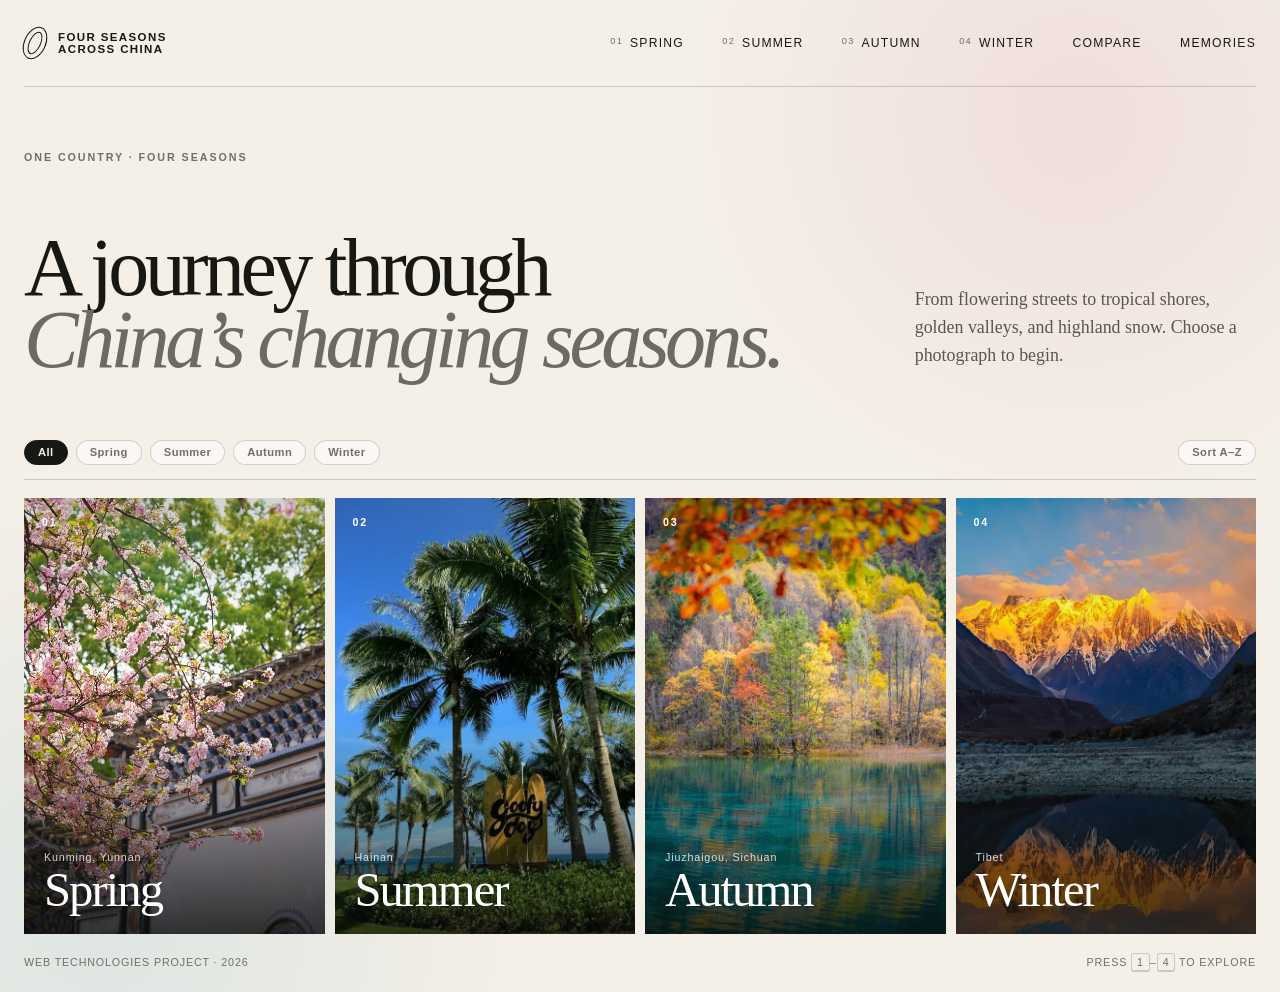
<file: docs/index.html>
<!doctype html>
<html lang="en">
<head>
  <meta charset="utf-8">
  <meta name="viewport" content="width=device-width, initial-scale=1">
  <meta name="theme-color" content="#171814">
  <meta name="description" content="Explore spring in Kunming, summer in Hainan, autumn in Jiuzhaigou, and winter in Tibet.">
  <title>Four Seasons Across China</title>
  <link rel="icon" href="data:image/svg+xml,<svg xmlns=%22http://www.w3.org/2000/svg%22 viewBox=%220 0 100 100%22><circle cx=%2250%22 cy=%2250%22 r=%2246%22 fill=%22%23171814%22/><path d=%22M50 16c11 11 16 21 16 34S61 84 50 84 34 63 34 50s5-23 16-34Z%22 fill=%22%23f4efe7%22/></svg>">
  <link rel="stylesheet" href="static/css/style.css">
  <script>document.documentElement.classList.add("js");</script>
</head>
<body class="home-page">
  <header class="site-header" data-reveal>
    <a class="wordmark" href="./" aria-label="Four Seasons Across China home">
      <span class="wordmark-mark" aria-hidden="true"></span>
      <span>Four Seasons<br>Across China</span>
    </a>

    <nav class="mini-nav" aria-label="Seasons">
      <a href="spring/"><span>01</span>Spring</a>
<a href="summer/"><span>02</span>Summer</a>
<a href="autumn/"><span>03</span>Autumn</a>
<a href="winter/"><span>04</span>Winter</a>
<a class="mini-nav-compare" href="compare/">Compare</a>
<a class="mini-nav-compare" href="memories/">Memories</a>
    </nav>
  </header>

  <main class="home-main">
    <section class="home-intro" aria-labelledby="page-title">
      <p class="eyebrow" data-reveal>One country · four seasons</p>
      <h1 id="page-title" data-reveal>
        A journey through
        <em>China’s changing seasons.</em>
      </h1>
      <p class="intro-copy" data-reveal>
        From flowering streets to tropical shores, golden valleys, and highland snow.
        Choose a photograph to begin.
      </p>
    </section>

    <div class="season-controls" data-season-controls aria-label="Filter and sort seasons">
      <div class="filter-buttons">
        <button class="filter-button is-active" type="button" data-filter="all" aria-pressed="true">All</button>
        <button class="filter-button" type="button" data-filter="spring" aria-pressed="false">Spring</button>
        <button class="filter-button" type="button" data-filter="summer" aria-pressed="false">Summer</button>
        <button class="filter-button" type="button" data-filter="autumn" aria-pressed="false">Autumn</button>
        <button class="filter-button" type="button" data-filter="winter" aria-pressed="false">Winter</button>
      </div>
      <button class="sort-button" type="button" data-sort-toggle aria-pressed="false">Sort A–Z</button>
    </div>

    <section class="season-grid" data-season-grid aria-label="Choose a season">
      
            <a class="season-card"
               href="spring/"
               style="--accent: #d76e8d; --wash: #f6e6eb;"
               data-season-card
               data-season="spring"
               data-name="Spring"
               data-location="Kunming, Yunnan"
               data-page-transition
               aria-label="Explore Spring in Kunming, Yunnan">
              <span class="card-image-wrap">
                <picture><source type="image/webp" srcset="static/images/spring-kunming.webp 1800w, static/images/spring-kunming-small.webp 900w" sizes="(max-width: 760px) 100vw, 25vw"><img src="static/images/spring-kunming.jpg" alt="Pink cherry blossoms framing a traditional building in Kunming" loading="eager"></picture>
              </span>
              <span class="card-wash" aria-hidden="true"></span>
              <span class="card-number">01</span>
              <span class="card-copy">
                <span class="card-location">Kunming, Yunnan</span>
                <span class="card-title">Spring</span>
              </span>
              <span class="card-arrow" aria-hidden="true">↗</span>
            </a>
            

            <a class="season-card"
               href="summer/"
               style="--accent: #138eb9; --wash: #dff3f7;"
               data-season-card
               data-season="summer"
               data-name="Summer"
               data-location="Hainan"
               data-page-transition
               aria-label="Explore Summer in Hainan">
              <span class="card-image-wrap">
                <picture><source type="image/webp" srcset="static/images/summer-hainan.webp 1800w, static/images/summer-hainan-small.webp 900w" sizes="(max-width: 760px) 100vw, 25vw"><img src="static/images/summer-hainan.webp" alt="Tall palm trees and a bright blue sky beside the coast in Hainan" loading="eager"></picture>
              </span>
              <span class="card-wash" aria-hidden="true"></span>
              <span class="card-number">02</span>
              <span class="card-copy">
                <span class="card-location">Hainan</span>
                <span class="card-title">Summer</span>
              </span>
              <span class="card-arrow" aria-hidden="true">↗</span>
            </a>
            

            <a class="season-card"
               href="autumn/"
               style="--accent: #c86b2c; --wash: #f7e9d7;"
               data-season-card
               data-season="autumn"
               data-name="Autumn"
               data-location="Jiuzhaigou, Sichuan"
               data-page-transition
               aria-label="Explore Autumn in Jiuzhaigou, Sichuan">
              <span class="card-image-wrap">
                <picture><source type="image/webp" srcset="static/images/autumn-jiuzhaigou.webp 1800w, static/images/autumn-jiuzhaigou-small.webp 900w" sizes="(max-width: 760px) 100vw, 25vw"><img src="static/images/autumn-jiuzhaigou.png" alt="Golden autumn trees reflected in a clear turquoise lake in Jiuzhaigou" loading="lazy"></picture>
              </span>
              <span class="card-wash" aria-hidden="true"></span>
              <span class="card-number">03</span>
              <span class="card-copy">
                <span class="card-location">Jiuzhaigou, Sichuan</span>
                <span class="card-title">Autumn</span>
              </span>
              <span class="card-arrow" aria-hidden="true">↗</span>
            </a>
            

            <a class="season-card"
               href="winter/"
               style="--accent: #578aab; --wash: #e3edf2;"
               data-season-card
               data-season="winter"
               data-name="Winter"
               data-location="Tibet"
               data-page-transition
               aria-label="Explore Winter in Tibet">
              <span class="card-image-wrap">
                <picture><source type="image/webp" srcset="static/images/winter-tibet.webp 1800w, static/images/winter-tibet-small.webp 900w" sizes="(max-width: 760px) 100vw, 25vw"><img src="static/images/winter-tibet.png" alt="Golden morning light on a snow-covered mountain reflected in still water" loading="lazy"></picture>
              </span>
              <span class="card-wash" aria-hidden="true"></span>
              <span class="card-number">04</span>
              <span class="card-copy">
                <span class="card-location">Tibet</span>
                <span class="card-title">Winter</span>
              </span>
              <span class="card-arrow" aria-hidden="true">↗</span>
            </a>
            
    </section>

    <footer class="home-footer" data-reveal>
      <span>Web Technologies Project · 2026</span>
      <span class="key-hint">Press <kbd>1</kbd>–<kbd>4</kbd> to explore</span>
    </footer>
  </main>

  <script src="static/js/main.js" defer></script>
</body>
</html>
</file>
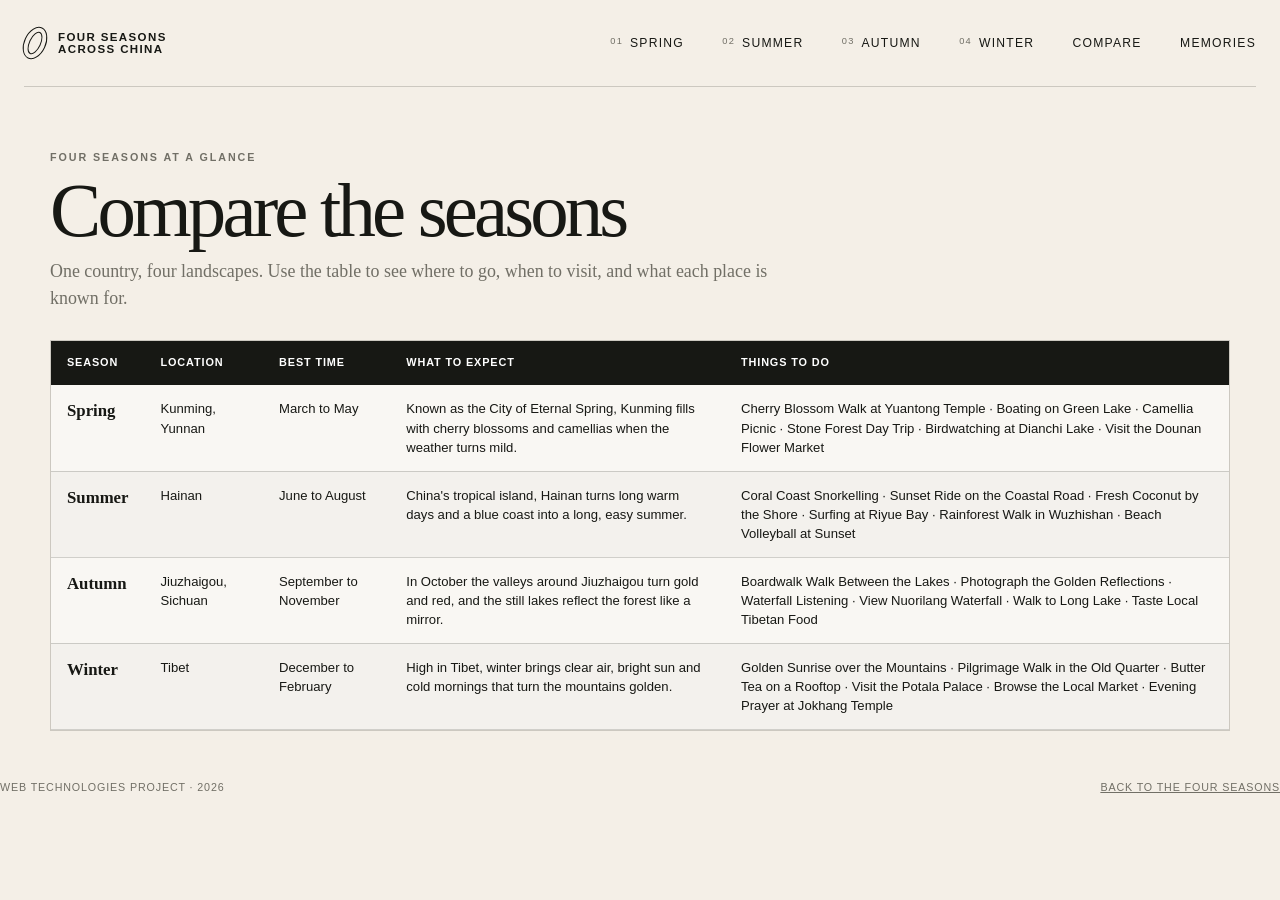
<file: docs/compare/index.html>
<!doctype html>
<html lang="en">
<head>
  <meta charset="utf-8">
  <meta name="viewport" content="width=device-width, initial-scale=1">
  <meta name="theme-color" content="#171814">
  <meta name="description" content="Compare spring, summer, autumn and winter across China.">
  <title>Compare the Seasons | Four Seasons Across China</title>
  <link rel="icon" href="data:image/svg+xml,<svg xmlns=%22http://www.w3.org/2000/svg%22 viewBox=%220 0 100 100%22><circle cx=%2250%22 cy=%2250%22 r=%2246%22 fill=%22%23171814%22/><path d=%22M50 16c11 11 16 21 16 34S61 84 50 84 34 63 34 50s5-23 16-34Z%22 fill=%22%23f4efe7%22/></svg>">
  <link rel="stylesheet" href="../static/css/style.css">
  <script>document.documentElement.classList.add("js");</script>
</head>
<body class="compare-page">
  <header class="site-header" data-reveal>
    <a class="wordmark" href="../" aria-label="Four Seasons Across China home">
      <span class="wordmark-mark" aria-hidden="true"></span>
      <span>Four Seasons<br>Across China</span>
    </a>
    <nav class="mini-nav" aria-label="Seasons">
      <a href="../spring/"><span>01</span>Spring</a>
<a href="../summer/"><span>02</span>Summer</a>
<a href="../autumn/"><span>03</span>Autumn</a>
<a href="../winter/"><span>04</span>Winter</a>
<a class="mini-nav-compare" href="./">Compare</a>
<a class="mini-nav-compare" href="../memories/">Memories</a>
    </nav>
  </header>

  <main class="compare-main">
    <p class="eyebrow" data-reveal>Four seasons at a glance</p>
    <h1 data-reveal>Compare the seasons</h1>
    <p class="compare-intro" data-reveal>
      One country, four landscapes. Use the table to see where to go, when to
      visit, and what each place is known for.
    </p>
    <div class="compare-scroll"><table class="compare-table"><thead><tr><th>Season</th><th>Location</th><th>Best time</th><th>What to expect</th><th>Things to do</th></tr></thead><tbody><tr><th scope="row">Spring</th><td>Kunming, Yunnan</td><td>March to May</td><td>Known as the City of Eternal Spring, Kunming fills with cherry blossoms and camellias when the weather turns mild.</td><td>Cherry Blossom Walk at Yuantong Temple · Boating on Green Lake · Camellia Picnic · Stone Forest Day Trip · Birdwatching at Dianchi Lake · Visit the Dounan Flower Market</td></tr><tr><th scope="row">Summer</th><td>Hainan</td><td>June to August</td><td>China&#x27;s tropical island, Hainan turns long warm days and a blue coast into a long, easy summer.</td><td>Coral Coast Snorkelling · Sunset Ride on the Coastal Road · Fresh Coconut by the Shore · Surfing at Riyue Bay · Rainforest Walk in Wuzhishan · Beach Volleyball at Sunset</td></tr><tr><th scope="row">Autumn</th><td>Jiuzhaigou, Sichuan</td><td>September to November</td><td>In October the valleys around Jiuzhaigou turn gold and red, and the still lakes reflect the forest like a mirror.</td><td>Boardwalk Walk Between the Lakes · Photograph the Golden Reflections · Waterfall Listening · View Nuorilang Waterfall · Walk to Long Lake · Taste Local Tibetan Food</td></tr><tr><th scope="row">Winter</th><td>Tibet</td><td>December to February</td><td>High in Tibet, winter brings clear air, bright sun and cold mornings that turn the mountains golden.</td><td>Golden Sunrise over the Mountains · Pilgrimage Walk in the Old Quarter · Butter Tea on a Rooftop · Visit the Potala Palace · Browse the Local Market · Evening Prayer at Jokhang Temple</td></tr></tbody></table></div>
  </main>

  <footer class="home-footer" data-reveal>
    <span>Web Technologies Project · 2026</span>
    <span><a href="../">Back to the four seasons</a></span>
  </footer>

  <script src="../static/js/main.js" defer></script>
</body>
</html>
</file>
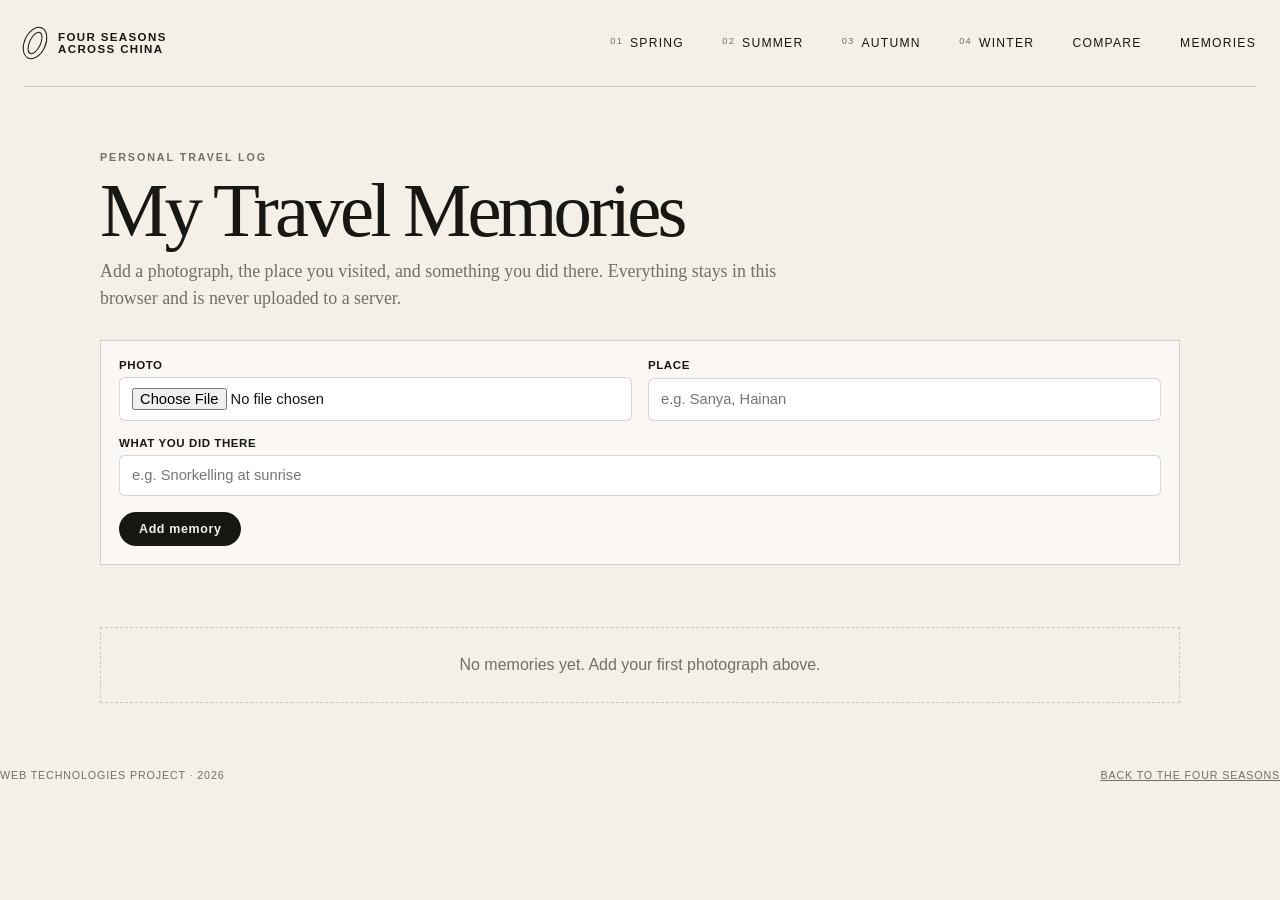
<file: docs/memories/index.html>
<!doctype html>
<html lang="en">
<head>
  <meta charset="utf-8">
  <meta name="viewport" content="width=device-width, initial-scale=1">
  <meta name="theme-color" content="#171814">
  <meta name="description" content="Save your own travel photographs and activities in this browser.">
  <title>My Travel Memories | Four Seasons Across China</title>
  <link rel="icon" href="data:image/svg+xml,<svg xmlns=%22http://www.w3.org/2000/svg%22 viewBox=%220 0 100 100%22><circle cx=%2250%22 cy=%2250%22 r=%2246%22 fill=%22%23171814%22/><path d=%22M50 16c11 11 16 21 16 34S61 84 50 84 34 63 34 50s5-23 16-34Z%22 fill=%22%23f4efe7%22/></svg>">
  <link rel="stylesheet" href="../static/css/style.css">
  <script>document.documentElement.classList.add("js");</script>
</head>
<body class="memories-page">
  <header class="site-header" data-reveal>
    <a class="wordmark" href="../" aria-label="Four Seasons Across China home">
      <span class="wordmark-mark" aria-hidden="true"></span>
      <span>Four Seasons<br>Across China</span>
    </a>
    <nav class="mini-nav" aria-label="Seasons">
      <a href="../spring/"><span>01</span>Spring</a>
<a href="../summer/"><span>02</span>Summer</a>
<a href="../autumn/"><span>03</span>Autumn</a>
<a href="../winter/"><span>04</span>Winter</a>
<a class="mini-nav-compare" href="../compare/">Compare</a>
<a class="mini-nav-compare" href="./">Memories</a>
    </nav>
  </header>

  <main class="memories-main">
    <p class="eyebrow" data-reveal>Personal travel log</p>
    <h1 data-reveal>My Travel Memories</h1>
    <p class="memories-intro" data-reveal>
      Add a photograph, the place you visited, and something you did there.
      Everything stays in this browser and is never uploaded to a server.
    </p>

    <form class="memory-form" id="memory-form" data-reveal novalidate>
      <label class="memory-field">
        <span>Photo</span>
        <input type="file" id="memory-image" accept="image/*" required>
      </label>
      <label class="memory-field">
        <span>Place</span>
        <input type="text" id="memory-place" maxlength="60" placeholder="e.g. Sanya, Hainan" required>
      </label>
      <label class="memory-field memory-field-wide">
        <span>What you did there</span>
        <input type="text" id="memory-activity" maxlength="120" placeholder="e.g. Snorkelling at sunrise" required>
      </label>
      <button class="memory-submit" type="submit">Add memory</button>
    </form>

    <p class="memory-status" id="memory-status" role="status"></p>

    <section class="memory-grid" id="memory-grid" aria-live="polite"></section>
  </main>

  <footer class="home-footer" data-reveal>
    <span>Web Technologies Project · 2026</span>
    <span><a href="../">Back to the four seasons</a></span>
  </footer>

  <script src="../static/js/memories.js" defer></script>
</body>
</html>
</file>
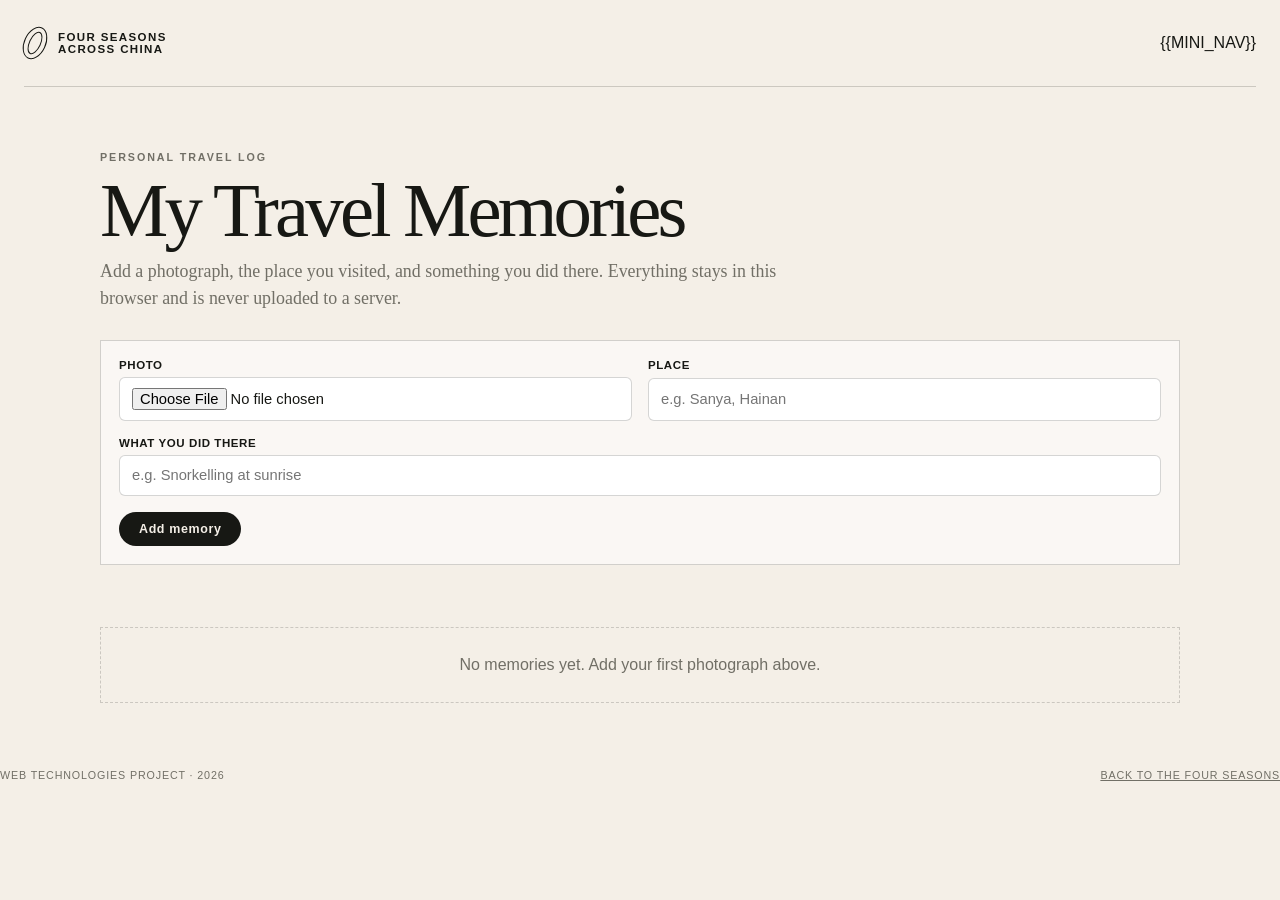
<file: templates/memories.html>
<!doctype html>
<html lang="en">
<head>
  <meta charset="utf-8">
  <meta name="viewport" content="width=device-width, initial-scale=1">
  <meta name="theme-color" content="#171814">
  <meta name="description" content="Save your own travel photographs and activities in this browser.">
  <title>My Travel Memories | Four Seasons Across China</title>
  <link rel="icon" href="data:image/svg+xml,<svg xmlns=%22http://www.w3.org/2000/svg%22 viewBox=%220 0 100 100%22><circle cx=%2250%22 cy=%2250%22 r=%2246%22 fill=%22%23171814%22/><path d=%22M50 16c11 11 16 21 16 34S61 84 50 84 34 63 34 50s5-23 16-34Z%22 fill=%22%23f4efe7%22/></svg>">
  <link rel="stylesheet" href="/static/css/style.css">
  <script>document.documentElement.classList.add("js");</script>
</head>
<body class="memories-page">
  <header class="site-header" data-reveal>
    <a class="wordmark" href="/" aria-label="Four Seasons Across China home">
      <span class="wordmark-mark" aria-hidden="true"></span>
      <span>Four Seasons<br>Across China</span>
    </a>
    <nav class="mini-nav" aria-label="Seasons">
      {{MINI_NAV}}
    </nav>
  </header>

  <main class="memories-main">
    <p class="eyebrow" data-reveal>Personal travel log</p>
    <h1 data-reveal>My Travel Memories</h1>
    <p class="memories-intro" data-reveal>
      Add a photograph, the place you visited, and something you did there.
      Everything stays in this browser and is never uploaded to a server.
    </p>

    <form class="memory-form" id="memory-form" data-reveal novalidate>
      <label class="memory-field">
        <span>Photo</span>
        <input type="file" id="memory-image" accept="image/*" required>
      </label>
      <label class="memory-field">
        <span>Place</span>
        <input type="text" id="memory-place" maxlength="60" placeholder="e.g. Sanya, Hainan" required>
      </label>
      <label class="memory-field memory-field-wide">
        <span>What you did there</span>
        <input type="text" id="memory-activity" maxlength="120" placeholder="e.g. Snorkelling at sunrise" required>
      </label>
      <button class="memory-submit" type="submit">Add memory</button>
    </form>

    <p class="memory-status" id="memory-status" role="status"></p>

    <section class="memory-grid" id="memory-grid" aria-live="polite"></section>
  </main>

  <footer class="home-footer" data-reveal>
    <span>Web Technologies Project · 2026</span>
    <span><a href="/">Back to the four seasons</a></span>
  </footer>

  <script src="/static/js/memories.js" defer></script>
</body>
</html>
</file>
<file: docs/static/css/style.css>
:root {
  --ink: #171814;
  --paper: #f4efe7;
  --paper-deep: #e9e0d3;
  --muted: #716f66;
  --line: rgba(23, 24, 20, 0.18);
  --serif: "Bodoni 72", "Bodoni MT", Didot, "Times New Roman", serif;
  --sans: "Avenir Next", Avenir, "Century Gothic", "Trebuchet MS", sans-serif;
  --ease: cubic-bezier(0.22, 1, 0.36, 1);
}

*,
*::before,
*::after {
  box-sizing: border-box;
}

html {
  color-scheme: light;
  scroll-behavior: smooth;
}

body {
  margin: 0;
  overflow-x: hidden;
  background: var(--paper);
  color: var(--ink);
  font-family: var(--sans);
  -webkit-font-smoothing: antialiased;
}

a {
  color: inherit;
}

img {
  display: block;
  max-width: 100%;
}

button,
a {
  -webkit-tap-highlight-color: transparent;
}

:focus-visible {
  outline: 2px solid currentColor;
  outline-offset: 5px;
}

.sr-only {
  position: absolute;
  width: 1px;
  height: 1px;
  padding: 0;
  margin: -1px;
  overflow: hidden;
  clip: rect(0, 0, 0, 0);
  white-space: nowrap;
  border: 0;
}

.home-page {
  min-height: 100svh;
  background:
    radial-gradient(circle at 84% 12%, rgba(215, 110, 141, 0.13), transparent 24rem),
    radial-gradient(circle at 8% 92%, rgba(19, 142, 185, 0.1), transparent 26rem),
    var(--paper);
}

.site-header,
.home-main {
  width: min(100% - 48px, 1480px);
  margin-inline: auto;
}

.site-header {
  display: flex;
  align-items: center;
  justify-content: space-between;
  gap: 32px;
  padding-block: 26px;
  border-bottom: 1px solid var(--line);
}

.wordmark {
  display: inline-flex;
  align-items: center;
  gap: 12px;
  text-decoration: none;
  font-size: 0.72rem;
  font-weight: 700;
  line-height: 1.05;
  letter-spacing: 0.12em;
  text-transform: uppercase;
}

.wordmark-mark {
  width: 22px;
  height: 34px;
  border: 1px solid currentColor;
  border-radius: 50%;
  transform: rotate(25deg);
  position: relative;
}

.wordmark-mark::after {
  content: "";
  position: absolute;
  inset: 4px;
  border: 1px solid currentColor;
  border-radius: inherit;
}

.mini-nav {
  display: flex;
  align-items: center;
  gap: clamp(18px, 3vw, 44px);
}

.mini-nav a {
  display: flex;
  gap: 7px;
  padding: 6px 0;
  text-decoration: none;
  font-size: 0.76rem;
  text-transform: uppercase;
  letter-spacing: 0.1em;
}

.mini-nav a span {
  color: var(--muted);
  font-size: 0.58rem;
}

.mini-nav a:hover {
  text-decoration: underline;
  text-underline-offset: 5px;
}

.home-main {
  padding-block: clamp(34px, 5vw, 76px) 24px;
}

.home-intro {
  display: grid;
  grid-template-columns: minmax(0, 1.55fr) minmax(260px, 0.65fr);
  gap: clamp(24px, 6vw, 100px);
  align-items: end;
  margin-bottom: clamp(32px, 5vw, 64px);
}

.eyebrow {
  margin: 0 0 12px;
  color: var(--muted);
  font-size: 0.67rem;
  font-weight: 700;
  letter-spacing: 0.18em;
  text-transform: uppercase;
}

.home-intro .eyebrow {
  grid-column: 1 / -1;
  margin-bottom: -8px;
}

.home-intro h1 {
  margin: 0;
  font-family: var(--serif);
  font-size: clamp(3rem, 6.4vw, 7rem);
  font-weight: 400;
  letter-spacing: -0.055em;
  line-height: 0.88;
}

.home-intro h1 em {
  display: block;
  color: #6e6a61;
  font-weight: 400;
}

.intro-copy {
  max-width: 28rem;
  margin: 0 0 0.4rem;
  color: #58574f;
  font-family: var(--serif);
  font-size: clamp(1.05rem, 1.4vw, 1.34rem);
  line-height: 1.55;
}

.season-controls {
  display: flex;
  align-items: center;
  justify-content: space-between;
  gap: 16px;
  margin-bottom: 18px;
  padding-bottom: 14px;
  border-bottom: 1px solid var(--line);
}

.filter-buttons {
  display: flex;
  flex-wrap: wrap;
  gap: 8px;
}

.filter-button,
.sort-button {
  border: 1px solid var(--line);
  border-radius: 99px;
  padding: 6px 13px;
  color: var(--muted);
  background: rgba(255, 255, 255, 0.55);
  font: 700 0.7rem/1 var(--sans);
  letter-spacing: 0.04em;
  cursor: pointer;
  transition:
    color 180ms ease,
    border-color 180ms ease,
    background-color 180ms ease;
}

.filter-button:hover,
.sort-button:hover,
.filter-button.is-active {
  border-color: var(--ink);
  color: var(--ink);
}

.filter-button.is-active {
  background: var(--ink);
  color: var(--paper);
}

.season-card.is-hidden {
  display: none;
}

.season-grid {
  display: grid;
  grid-template-columns: repeat(4, minmax(0, 1fr));
  gap: 10px;
}

.season-card {
  --mx: 50%;
  --my: 45%;
  position: relative;
  display: block;
  min-width: 0;
  overflow: hidden;
  aspect-ratio: 0.69;
  isolation: isolate;
  color: #fff;
  text-decoration: none;
  background: #272822;
}

.season-card::after {
  content: "";
  position: absolute;
  z-index: 2;
  inset: 0;
  pointer-events: none;
  background: radial-gradient(
    circle 190px at var(--mx) var(--my),
    rgba(255, 255, 255, 0.18),
    transparent 70%
  );
  opacity: 0;
  transition: opacity 350ms ease;
}

.season-card:hover::after,
.season-card:focus-visible::after {
  opacity: 1;
}

.card-image-wrap,
.card-image-wrap img,
.card-wash {
  position: absolute;
  inset: 0;
  width: 100%;
  height: 100%;
}

.card-image-wrap img {
  object-fit: cover;
  transition:
    transform 900ms var(--ease),
    filter 900ms var(--ease);
}

.card-wash {
  z-index: 1;
  background:
    linear-gradient(to top, rgba(7, 8, 6, 0.76), transparent 50%),
    linear-gradient(to bottom, rgba(7, 8, 6, 0.18), transparent 30%);
}

.card-number {
  position: absolute;
  z-index: 3;
  top: 18px;
  left: 18px;
  font-size: 0.67rem;
  font-weight: 700;
  letter-spacing: 0.16em;
}

.card-copy {
  position: absolute;
  z-index: 3;
  right: 20px;
  bottom: 20px;
  left: 20px;
  display: flex;
  flex-direction: column;
  gap: 4px;
}

.card-location {
  font-size: 0.67rem;
  letter-spacing: 0.08em;
  opacity: 0.82;
}

.card-title {
  font-family: var(--serif);
  font-size: clamp(2rem, 3.8vw, 4rem);
  line-height: 0.95;
  letter-spacing: -0.04em;
}

.card-arrow {
  position: absolute;
  z-index: 4;
  top: 14px;
  right: 16px;
  display: grid;
  width: 36px;
  height: 36px;
  place-items: center;
  border: 1px solid rgba(255, 255, 255, 0.5);
  border-radius: 50%;
  opacity: 0;
  transform: translateY(8px);
  transition:
    opacity 300ms ease,
    transform 300ms var(--ease),
    background-color 300ms ease,
    color 300ms ease;
}

.season-card:hover img,
.season-card:focus-visible img {
  transform: scale(1.045);
  filter: saturate(1.08);
}

.season-card:hover .card-arrow,
.season-card:focus-visible .card-arrow {
  opacity: 1;
  transform: translateY(0);
  background: var(--paper);
  color: var(--ink);
}

.home-footer {
  display: flex;
  align-items: center;
  justify-content: space-between;
  gap: 24px;
  padding-top: 22px;
  color: var(--muted);
  font-size: 0.67rem;
  letter-spacing: 0.08em;
  text-transform: uppercase;
}

kbd {
  min-width: 1.6em;
  padding: 2px 5px;
  border: 1px solid var(--line);
  border-bottom-width: 2px;
  border-radius: 3px;
  font: inherit;
  text-align: center;
}

/* Character pages */
.season-page {
  min-height: 100svh;
  background: var(--wash, var(--paper));
}

.season-view {
  position: relative;
  min-height: 100svh;
  padding: 0 clamp(20px, 3.6vw, 56px) clamp(18px, 2.5vw, 34px);
  background:
    radial-gradient(circle at 76% 14%, color-mix(in srgb, var(--accent) 16%, transparent), transparent 28rem),
    var(--wash);
}

.season-header {
  display: flex;
  min-height: 76px;
  align-items: center;
  justify-content: space-between;
  gap: 24px;
  border-bottom: 1px solid var(--line);
}

.back-link {
  display: inline-flex;
  align-items: center;
  gap: 9px;
  font-size: 0.72rem;
  font-weight: 700;
  letter-spacing: 0.09em;
  text-decoration: none;
  text-transform: uppercase;
}

.back-link:hover {
  text-decoration: underline;
  text-underline-offset: 5px;
}

.season-location {
  margin: 0;
  color: var(--muted);
  font-size: 0.72rem;
  letter-spacing: 0.08em;
}

.season-layout {
  display: grid;
  grid-template-columns: minmax(0, 1.15fr) minmax(330px, 0.85fr);
  min-height: calc(100svh - 128px);
  gap: clamp(28px, 5vw, 88px);
  align-items: stretch;
  padding-top: 24px;
}

.season-visual {
  position: relative;
  min-height: 560px;
  margin: 0;
  overflow: hidden;
  background: #d8d6cf;
  cursor: zoom-in;
}

.season-visual img {
  width: 100%;
  height: 100%;
  max-height: calc(100svh - 128px);
  object-fit: cover;
  object-position: center;
}

.season-visual picture {
  display: block;
  width: 100%;
  height: 100%;
}

.season-page--spring .season-visual img {
  object-position: 50% 43%;
}

.season-page--summer .season-visual img {
  object-position: 50% 50%;
}

.season-page--autumn .season-visual img {
  object-position: 50% 55%;
}

.season-page--winter .season-visual img {
  object-position: 50% 50%;
}

.season-visual::after {
  content: "";
  position: absolute;
  inset: 0;
  pointer-events: none;
  box-shadow: inset 0 0 0 1px rgba(255, 255, 255, 0.14);
}

.season-visual figcaption {
  position: absolute;
  right: 16px;
  bottom: 14px;
  padding: 7px 9px;
  color: #fff;
  background: rgba(10, 10, 8, 0.42);
  backdrop-filter: blur(8px);
  font-size: 0.62rem;
  letter-spacing: 0.08em;
  text-transform: uppercase;
}

.season-copy {
  display: flex;
  min-width: 0;
  flex-direction: column;
  padding-block: clamp(18px, 3vw, 48px) 6px;
}

.season-index {
  display: flex;
  align-items: baseline;
  gap: 8px;
  margin-bottom: auto;
  color: var(--accent);
  font-size: 0.78rem;
  font-weight: 700;
  letter-spacing: 0.12em;
}

.season-index span:last-child {
  color: var(--muted);
  font-weight: 500;
}

.season-kicker {
  color: var(--accent);
}

.season-intro {
  max-width: 42ch;
  margin: 10px 0 8px;
  color: var(--ink);
  font-family: var(--serif);
  font-size: clamp(1.05rem, 1.4vw, 1.25rem);
  line-height: 1.45;
}

.season-best-time {
  margin: 0 0 18px;
  color: var(--muted);
  font-size: 0.78rem;
  letter-spacing: 0.05em;
}

.season-best-time strong {
  color: var(--accent);
  font-weight: 700;
}

.season-copy blockquote {
  margin: clamp(18px, 4vh, 42px) 0 clamp(28px, 5vh, 48px);
}

.season-copy blockquote p {
  max-width: 12ch;
  margin: 0;
  font-family: var(--serif);
  font-size: clamp(2.7rem, 5.3vw, 6rem);
  font-weight: 400;
  letter-spacing: -0.055em;
  line-height: 0.96;
  text-wrap: balance;
}

.season-copy blockquote footer {
  margin-top: 24px;
  color: var(--muted);
  font-size: 0.72rem;
  font-weight: 700;
  letter-spacing: 0.08em;
  text-transform: uppercase;
}

.season-activities {
  margin-bottom: clamp(24px, 4vh, 44px);
  padding-bottom: 22px;
  border-bottom: 1px solid var(--line);
}

.activities-heading {
  display: flex;
  align-items: baseline;
  justify-content: space-between;
  gap: 16px;
  margin-bottom: 14px;
}

.activities-title {
  margin: 0;
  color: var(--ink);
  font-family: var(--serif);
  font-size: 1.15rem;
  font-weight: 400;
  letter-spacing: -0.02em;
}

.activity-progress {
  color: var(--muted);
  font-size: 0.72rem;
  font-variant-numeric: tabular-nums;
  letter-spacing: 0.06em;
}

.season-activities-list {
  display: grid;
  gap: 12px;
  margin: 0;
  padding: 0;
  list-style: none;
}

.season-activities-list li {
  display: flex;
  gap: 12px;
  align-items: flex-start;
}

.season-activities-list li[hidden] {
  display: none;
}

.activity-item {
  display: flex;
  gap: 12px;
  align-items: flex-start;
  flex: 1;
  width: 100%;
  cursor: pointer;
}

.activity-checkbox {
  flex: none;
  width: 20px;
  height: 20px;
  margin: 1px 0 0;
  appearance: none;
  border: 1px solid var(--line);
  border-radius: 50%;
  background: rgba(255, 255, 255, 0.65);
  cursor: pointer;
  display: grid;
  place-items: center;
}

.activity-checkbox:checked {
  border-color: var(--accent);
}

.activity-checkbox:checked::after {
  content: "✓";
  color: var(--accent);
  font-size: 0.8rem;
  font-weight: 700;
  line-height: 1;
}

.activity-item.is-done .activity-title {
  color: var(--muted);
}

.activity-delete {
  flex: none;
  padding: 4px 9px;
  border: 1px solid var(--line);
  border-radius: 99px;
  color: var(--muted);
  background: transparent;
  font: 700 0.66rem/1 var(--sans);
  cursor: pointer;
}

.activity-delete:hover {
  border-color: var(--accent);
  color: var(--accent);
}

.activity-content {
  display: grid;
  gap: 3px;
  min-width: 0;
}

.activity-title {
  color: var(--ink);
  font-family: var(--serif);
  font-size: clamp(1rem, 1.35vw, 1.2rem);
  font-weight: 700;
  line-height: 1.25;
}

.activity-text {
  color: var(--ink);
  font-family: var(--sans);
  font-size: 0.82rem;
  line-height: 1.35;
}

.activity-restore {
  margin-top: 14px;
  padding: 6px 12px;
  border: 1px solid var(--line);
  border-radius: 99px;
  color: var(--muted);
  background: transparent;
  font: 700 0.68rem/1 var(--sans);
  cursor: pointer;
}

.activity-restore:hover {
  border-color: var(--ink);
  color: var(--ink);
}

.custom-activities {
  margin-top: 18px;
  padding-top: 18px;
  border-top: 1px dashed var(--line);
}

.custom-activities-title {
  margin: 0 0 10px;
  color: var(--muted);
  font-size: 0.7rem;
  font-weight: 700;
  letter-spacing: 0.08em;
  text-transform: uppercase;
}

.custom-activity-form {
  display: flex;
  gap: 8px;
}

.custom-activity-input {
  flex: 1;
  min-width: 0;
  padding: 10px 12px;
  border: 1px solid var(--line);
  border-radius: 8px;
  color: var(--ink);
  background: #fff;
  font: 0.88rem/1.3 var(--sans);
}

.custom-activity-add {
  padding: 10px 16px;
  border: 0;
  border-radius: 8px;
  color: var(--paper);
  background: var(--ink);
  font: 700 0.78rem/1 var(--sans);
  cursor: pointer;
}

.custom-activity-list {
  display: grid;
  gap: 8px;
  margin: 12px 0 0;
  padding: 0;
  list-style: none;
}

.custom-activity-list li {
  display: flex;
  align-items: center;
  gap: 12px;
  padding: 10px 12px;
  border: 1px solid var(--line);
  border-radius: 8px;
  background: rgba(255, 255, 255, 0.55);
}

.custom-activity-text {
  flex: 1;
  min-width: 0;
  font-family: var(--serif);
  font-size: 0.98rem;
  line-height: 1.3;
}

.custom-activity-delete {
  padding: 5px 10px;
  border: 1px solid var(--line);
  border-radius: 99px;
  color: var(--muted);
  background: transparent;
  font: 700 0.66rem/1 var(--sans);
  cursor: pointer;
}

.lightbox {
  position: fixed;
  z-index: 100;
  inset: 0;
  display: grid;
  place-items: center;
  padding: 24px;
  background: rgba(10, 10, 8, 0.88);
}

.lightbox[hidden] {
  display: none;
}

.lightbox-image {
  max-width: min(100%, 1200px);
  max-height: 90vh;
  object-fit: contain;
  box-shadow: 0 24px 80px rgba(0, 0, 0, 0.45);
}

.lightbox-close {
  position: absolute;
  top: 16px;
  right: 20px;
  width: 44px;
  height: 44px;
  border: 1px solid rgba(255, 255, 255, 0.45);
  border-radius: 50%;
  color: #fff;
  background: transparent;
  font-size: 1.6rem;
  line-height: 1;
  cursor: pointer;
}

body.lightbox-open {
  overflow: hidden;
}

.season-pagination {
  display: grid;
  grid-template-columns: 1fr 1fr;
  gap: 16px;
  padding-top: 18px;
  border-top: 1px solid var(--line);
}

.season-pagination a {
  min-width: 0;
  text-decoration: none;
}

.season-pagination a:last-child {
  text-align: right;
}

.pagination-label {
  display: block;
  color: var(--muted);
  font-size: 0.58rem;
  letter-spacing: 0.12em;
  text-transform: uppercase;
}

.pagination-name {
  display: block;
  margin-top: 5px;
  font-family: var(--serif);
  font-size: clamp(1.2rem, 1.8vw, 1.7rem);
  transition: color 180ms ease;
}

.season-pagination a:hover .pagination-name {
  color: var(--accent);
}

.season-swipe-hint {
  display: none;
}

/* Travel memories page */
.memories-page {
  min-height: 100svh;
  background: var(--paper);
}

.memories-main {
  width: min(100% - 48px, 1080px);
  margin-inline: auto;
  padding-block: clamp(32px, 5vw, 68px) 28px;
}

.memories-main h1 {
  margin: 0 0 10px;
  font-family: var(--serif);
  font-size: clamp(2.6rem, 6vw, 5.2rem);
  font-weight: 400;
  letter-spacing: -0.05em;
  line-height: 0.95;
}

.memories-intro {
  max-width: 44rem;
  margin: 0 0 28px;
  color: var(--muted);
  font-family: var(--serif);
  font-size: clamp(1rem, 1.4vw, 1.25rem);
  line-height: 1.5;
}

.memory-form {
  display: grid;
  grid-template-columns: 1fr 1fr;
  gap: 16px;
  padding: 18px;
  border: 1px solid var(--line);
  background: rgba(255, 255, 255, 0.55);
}

.memory-field {
  display: grid;
  gap: 6px;
  font-size: 0.72rem;
  font-weight: 700;
  letter-spacing: 0.05em;
  text-transform: uppercase;
}

.memory-field-wide {
  grid-column: 1 / -1;
}

.memory-field input {
  width: 100%;
  padding: 10px 12px;
  border: 1px solid var(--line);
  border-radius: 6px;
  color: var(--ink);
  background: #fff;
  font: 0.92rem/1.3 var(--sans);
}

.memory-submit {
  grid-column: 1 / -1;
  justify-self: start;
  padding: 11px 20px;
  border: 0;
  border-radius: 99px;
  color: var(--paper);
  background: var(--ink);
  font: 700 0.78rem/1 var(--sans);
  letter-spacing: 0.05em;
  cursor: pointer;
}

.memory-submit:disabled {
  opacity: 0.55;
  cursor: wait;
}

.memory-status {
  min-height: 1.4em;
  margin: 14px 0;
  color: var(--muted);
  font-size: 0.8rem;
}

.memory-grid {
  display: grid;
  grid-template-columns: repeat(3, minmax(0, 1fr));
  gap: 16px;
}

.memory-card {
  overflow: hidden;
  border: 1px solid var(--line);
  background: rgba(255, 255, 255, 0.7);
}

.memory-image {
  width: 100%;
  aspect-ratio: 4 / 3;
  object-fit: cover;
}

.memory-card-body {
  padding: 14px 16px 16px;
}

.memory-place {
  margin: 0 0 5px;
  font-family: var(--serif);
  font-size: 1.15rem;
  font-weight: 700;
  line-height: 1.2;
}

.memory-activity {
  margin: 0 0 12px;
  color: var(--muted);
  font-size: 0.82rem;
  line-height: 1.4;
}

.memory-delete {
  padding: 6px 12px;
  border: 1px solid var(--line);
  border-radius: 99px;
  color: var(--muted);
  background: transparent;
  font: 700 0.68rem/1 var(--sans);
  cursor: pointer;
}

.memory-empty {
  grid-column: 1 / -1;
  padding: 28px;
  border: 1px dashed var(--line);
  color: var(--muted);
  text-align: center;
}

/* Comparison page */
.compare-page {
  min-height: 100svh;
  background: var(--paper);
}

.compare-main {
  width: min(100% - 48px, 1180px);
  margin-inline: auto;
  padding-block: clamp(32px, 5vw, 68px) 28px;
}

.compare-main h1 {
  margin: 0 0 10px;
  font-family: var(--serif);
  font-size: clamp(2.6rem, 6vw, 5.4rem);
  font-weight: 400;
  letter-spacing: -0.05em;
  line-height: 0.95;
}

.compare-intro {
  max-width: 46rem;
  margin: 0 0 28px;
  color: var(--muted);
  font-family: var(--serif);
  font-size: clamp(1rem, 1.4vw, 1.25rem);
  line-height: 1.5;
}

.compare-scroll {
  overflow-x: auto;
  border: 1px solid var(--line);
}

.compare-table {
  width: 100%;
  min-width: 820px;
  border-collapse: collapse;
  background: rgba(255, 255, 255, 0.5);
}

.compare-table th,
.compare-table td {
  padding: 14px 16px;
  border-bottom: 1px solid var(--line);
  text-align: left;
  vertical-align: top;
  font-size: 0.82rem;
  line-height: 1.45;
}

.compare-table thead th {
  color: #fff;
  background: var(--ink);
  font-size: 0.68rem;
  letter-spacing: 0.08em;
  text-transform: uppercase;
}

.compare-table tbody th {
  color: var(--ink);
  font-family: var(--serif);
  font-size: 1.05rem;
  font-weight: 700;
}

.compare-table tbody tr:nth-child(even) {
  background: rgba(0, 0, 0, 0.025);
}

/* Error page */
.error-page {
  min-height: 100svh;
  display: grid;
  place-items: center;
  background: var(--paper);
}

.error-view {
  width: min(100% - 40px, 700px);
  text-align: center;
}

.error-number {
  margin: 0;
  color: var(--muted);
  font-family: var(--serif);
  font-size: clamp(6rem, 18vw, 14rem);
  line-height: 0.8;
}

.error-view h1 {
  margin: 32px 0 10px;
  font-family: var(--serif);
  font-size: clamp(2rem, 5vw, 4rem);
  font-weight: 400;
}

.error-view p {
  color: var(--muted);
}

.error-view .back-link {
  margin-top: 28px;
}

/* Page-load motion */
.js [data-reveal] {
  opacity: 0;
  transform: translateY(18px);
}

.js body.is-ready [data-reveal] {
  opacity: 1;
  transform: translateY(0);
  transition:
    opacity 720ms var(--ease),
    transform 720ms var(--ease);
}

.js body.is-ready [data-reveal]:nth-child(2) {
  transition-delay: 70ms;
}

.js body.is-ready [data-reveal]:nth-child(3) {
  transition-delay: 140ms;
}

.js body.is-ready [data-reveal]:nth-child(4) {
  transition-delay: 210ms;
}

.js body.is-leaving {
  opacity: 0.55;
  transition: opacity 180ms ease;
}

@media (max-width: 1080px) {
  .home-intro {
    grid-template-columns: 1fr;
    gap: 22px;
  }

  .intro-copy {
    max-width: 36rem;
  }

  .season-grid {
    grid-template-columns: repeat(2, minmax(0, 1fr));
  }

  .season-card {
    aspect-ratio: 1.25;
  }

  .season-layout {
    grid-template-columns: minmax(0, 1fr) minmax(300px, 0.8fr);
    gap: 30px;
  }

  .season-copy blockquote p {
    font-size: clamp(2.5rem, 6vw, 4.7rem);
  }
}

@media (max-width: 760px) {
  .site-header,
  .home-main,
  .memories-main,
  .compare-main {
    width: min(100% - 28px, 1480px);
  }

  .site-header {
    padding-block: 18px;
  }

  .mini-nav {
    display: none;
  }

  .home-main {
    padding-top: 34px;
  }

  .season-controls {
    align-items: stretch;
    flex-direction: column;
  }

  .memory-form,
  .memory-grid {
    grid-template-columns: 1fr;
  }

  .home-intro h1 {
    font-size: clamp(2.4rem, 10.25vw, 4.2rem);
  }

  .season-grid {
    grid-template-columns: 1fr;
    gap: 8px;
  }

  .season-card {
    aspect-ratio: 1.07;
  }

  .card-title {
    font-size: clamp(2.6rem, 12vw, 4.2rem);
  }

  .card-arrow {
    opacity: 1;
    transform: none;
  }

  .home-footer {
    align-items: flex-start;
    flex-direction: column;
    gap: 8px;
  }

  .season-view {
    padding: 0 14px 18px;
  }

  .season-header {
    min-height: 64px;
  }

  .season-location {
    display: none;
  }

  .season-layout {
    display: block;
    padding-top: 14px;
  }

  .season-visual {
    height: min(62svh, 620px);
    min-height: 410px;
  }

  .season-visual img {
    max-height: none;
  }

  .season-visual figcaption {
    display: none;
  }

  .season-copy {
    min-height: calc(46svh - 64px);
    padding-block: 28px 8px;
  }

  .season-index {
    margin-bottom: 28px;
  }

  .season-copy blockquote {
    margin: 14px 0 38px;
  }

  .season-copy blockquote p {
    max-width: 14ch;
    font-size: clamp(2.25rem, 10.2vw, 4rem);
  }

  .season-pagination {
    margin-top: auto;
  }

  .season-swipe-hint {
    display: flex;
    align-items: center;
    gap: 10px;
    margin-top: 14px;
    color: var(--muted);
    font-size: 0.57rem;
    letter-spacing: 0.1em;
    text-transform: uppercase;
  }

  .swipe-line {
    width: 44px;
    height: 1px;
    background: var(--line);
  }
}

@media (max-width: 420px) {
  .card-location {
    font-size: 0.62rem;
  }

  .season-location {
    max-width: 130px;
    overflow: hidden;
    text-overflow: ellipsis;
    white-space: nowrap;
  }
}

@media (prefers-reduced-motion: reduce) {
  *,
  *::before,
  *::after {
    scroll-behavior: auto !important;
    animation-duration: 0.01ms !important;
    animation-iteration-count: 1 !important;
    transition-duration: 0.01ms !important;
  }

  .js [data-reveal] {
    opacity: 1;
    transform: none;
  }
}
</file>
<file: static/css/style.css>
:root {
  --ink: #171814;
  --paper: #f4efe7;
  --paper-deep: #e9e0d3;
  --muted: #716f66;
  --line: rgba(23, 24, 20, 0.18);
  --serif: "Bodoni 72", "Bodoni MT", Didot, "Times New Roman", serif;
  --sans: "Avenir Next", Avenir, "Century Gothic", "Trebuchet MS", sans-serif;
  --ease: cubic-bezier(0.22, 1, 0.36, 1);
}

*,
*::before,
*::after {
  box-sizing: border-box;
}

html {
  color-scheme: light;
  scroll-behavior: smooth;
}

body {
  margin: 0;
  overflow-x: hidden;
  background: var(--paper);
  color: var(--ink);
  font-family: var(--sans);
  -webkit-font-smoothing: antialiased;
}

a {
  color: inherit;
}

img {
  display: block;
  max-width: 100%;
}

button,
a {
  -webkit-tap-highlight-color: transparent;
}

:focus-visible {
  outline: 2px solid currentColor;
  outline-offset: 5px;
}

.sr-only {
  position: absolute;
  width: 1px;
  height: 1px;
  padding: 0;
  margin: -1px;
  overflow: hidden;
  clip: rect(0, 0, 0, 0);
  white-space: nowrap;
  border: 0;
}

.home-page {
  min-height: 100svh;
  background:
    radial-gradient(circle at 84% 12%, rgba(215, 110, 141, 0.13), transparent 24rem),
    radial-gradient(circle at 8% 92%, rgba(19, 142, 185, 0.1), transparent 26rem),
    var(--paper);
}

.site-header,
.home-main {
  width: min(100% - 48px, 1480px);
  margin-inline: auto;
}

.site-header {
  display: flex;
  align-items: center;
  justify-content: space-between;
  gap: 32px;
  padding-block: 26px;
  border-bottom: 1px solid var(--line);
}

.wordmark {
  display: inline-flex;
  align-items: center;
  gap: 12px;
  text-decoration: none;
  font-size: 0.72rem;
  font-weight: 700;
  line-height: 1.05;
  letter-spacing: 0.12em;
  text-transform: uppercase;
}

.wordmark-mark {
  width: 22px;
  height: 34px;
  border: 1px solid currentColor;
  border-radius: 50%;
  transform: rotate(25deg);
  position: relative;
}

.wordmark-mark::after {
  content: "";
  position: absolute;
  inset: 4px;
  border: 1px solid currentColor;
  border-radius: inherit;
}

.mini-nav {
  display: flex;
  align-items: center;
  gap: clamp(18px, 3vw, 44px);
}

.mini-nav a {
  display: flex;
  gap: 7px;
  padding: 6px 0;
  text-decoration: none;
  font-size: 0.76rem;
  text-transform: uppercase;
  letter-spacing: 0.1em;
}

.mini-nav a span {
  color: var(--muted);
  font-size: 0.58rem;
}

.mini-nav a:hover {
  text-decoration: underline;
  text-underline-offset: 5px;
}

.home-main {
  padding-block: clamp(34px, 5vw, 76px) 24px;
}

.home-intro {
  display: grid;
  grid-template-columns: minmax(0, 1.55fr) minmax(260px, 0.65fr);
  gap: clamp(24px, 6vw, 100px);
  align-items: end;
  margin-bottom: clamp(32px, 5vw, 64px);
}

.eyebrow {
  margin: 0 0 12px;
  color: var(--muted);
  font-size: 0.67rem;
  font-weight: 700;
  letter-spacing: 0.18em;
  text-transform: uppercase;
}

.home-intro .eyebrow {
  grid-column: 1 / -1;
  margin-bottom: -8px;
}

.home-intro h1 {
  margin: 0;
  font-family: var(--serif);
  font-size: clamp(3rem, 6.4vw, 7rem);
  font-weight: 400;
  letter-spacing: -0.055em;
  line-height: 0.88;
}

.home-intro h1 em {
  display: block;
  color: #6e6a61;
  font-weight: 400;
}

.intro-copy {
  max-width: 28rem;
  margin: 0 0 0.4rem;
  color: #58574f;
  font-family: var(--serif);
  font-size: clamp(1.05rem, 1.4vw, 1.34rem);
  line-height: 1.55;
}

.season-controls {
  display: flex;
  align-items: center;
  justify-content: space-between;
  gap: 16px;
  margin-bottom: 18px;
  padding-bottom: 14px;
  border-bottom: 1px solid var(--line);
}

.filter-buttons {
  display: flex;
  flex-wrap: wrap;
  gap: 8px;
}

.filter-button,
.sort-button {
  border: 1px solid var(--line);
  border-radius: 99px;
  padding: 6px 13px;
  color: var(--muted);
  background: rgba(255, 255, 255, 0.55);
  font: 700 0.7rem/1 var(--sans);
  letter-spacing: 0.04em;
  cursor: pointer;
  transition:
    color 180ms ease,
    border-color 180ms ease,
    background-color 180ms ease;
}

.filter-button:hover,
.sort-button:hover,
.filter-button.is-active {
  border-color: var(--ink);
  color: var(--ink);
}

.filter-button.is-active {
  background: var(--ink);
  color: var(--paper);
}

.season-card.is-hidden {
  display: none;
}

.season-grid {
  display: grid;
  grid-template-columns: repeat(4, minmax(0, 1fr));
  gap: 10px;
}

.season-card {
  --mx: 50%;
  --my: 45%;
  position: relative;
  display: block;
  min-width: 0;
  overflow: hidden;
  aspect-ratio: 0.69;
  isolation: isolate;
  color: #fff;
  text-decoration: none;
  background: #272822;
}

.season-card::after {
  content: "";
  position: absolute;
  z-index: 2;
  inset: 0;
  pointer-events: none;
  background: radial-gradient(
    circle 190px at var(--mx) var(--my),
    rgba(255, 255, 255, 0.18),
    transparent 70%
  );
  opacity: 0;
  transition: opacity 350ms ease;
}

.season-card:hover::after,
.season-card:focus-visible::after {
  opacity: 1;
}

.card-image-wrap,
.card-image-wrap img,
.card-wash {
  position: absolute;
  inset: 0;
  width: 100%;
  height: 100%;
}

.card-image-wrap img {
  object-fit: cover;
  transition:
    transform 900ms var(--ease),
    filter 900ms var(--ease);
}

.card-wash {
  z-index: 1;
  background:
    linear-gradient(to top, rgba(7, 8, 6, 0.76), transparent 50%),
    linear-gradient(to bottom, rgba(7, 8, 6, 0.18), transparent 30%);
}

.card-number {
  position: absolute;
  z-index: 3;
  top: 18px;
  left: 18px;
  font-size: 0.67rem;
  font-weight: 700;
  letter-spacing: 0.16em;
}

.card-copy {
  position: absolute;
  z-index: 3;
  right: 20px;
  bottom: 20px;
  left: 20px;
  display: flex;
  flex-direction: column;
  gap: 4px;
}

.card-location {
  font-size: 0.67rem;
  letter-spacing: 0.08em;
  opacity: 0.82;
}

.card-title {
  font-family: var(--serif);
  font-size: clamp(2rem, 3.8vw, 4rem);
  line-height: 0.95;
  letter-spacing: -0.04em;
}

.card-arrow {
  position: absolute;
  z-index: 4;
  top: 14px;
  right: 16px;
  display: grid;
  width: 36px;
  height: 36px;
  place-items: center;
  border: 1px solid rgba(255, 255, 255, 0.5);
  border-radius: 50%;
  opacity: 0;
  transform: translateY(8px);
  transition:
    opacity 300ms ease,
    transform 300ms var(--ease),
    background-color 300ms ease,
    color 300ms ease;
}

.season-card:hover img,
.season-card:focus-visible img {
  transform: scale(1.045);
  filter: saturate(1.08);
}

.season-card:hover .card-arrow,
.season-card:focus-visible .card-arrow {
  opacity: 1;
  transform: translateY(0);
  background: var(--paper);
  color: var(--ink);
}

.home-footer {
  display: flex;
  align-items: center;
  justify-content: space-between;
  gap: 24px;
  padding-top: 22px;
  color: var(--muted);
  font-size: 0.67rem;
  letter-spacing: 0.08em;
  text-transform: uppercase;
}

kbd {
  min-width: 1.6em;
  padding: 2px 5px;
  border: 1px solid var(--line);
  border-bottom-width: 2px;
  border-radius: 3px;
  font: inherit;
  text-align: center;
}

/* Character pages */
.season-page {
  min-height: 100svh;
  background: var(--wash, var(--paper));
}

.season-view {
  position: relative;
  min-height: 100svh;
  padding: 0 clamp(20px, 3.6vw, 56px) clamp(18px, 2.5vw, 34px);
  background:
    radial-gradient(circle at 76% 14%, color-mix(in srgb, var(--accent) 16%, transparent), transparent 28rem),
    var(--wash);
}

.season-header {
  display: flex;
  min-height: 76px;
  align-items: center;
  justify-content: space-between;
  gap: 24px;
  border-bottom: 1px solid var(--line);
}

.back-link {
  display: inline-flex;
  align-items: center;
  gap: 9px;
  font-size: 0.72rem;
  font-weight: 700;
  letter-spacing: 0.09em;
  text-decoration: none;
  text-transform: uppercase;
}

.back-link:hover {
  text-decoration: underline;
  text-underline-offset: 5px;
}

.season-location {
  margin: 0;
  color: var(--muted);
  font-size: 0.72rem;
  letter-spacing: 0.08em;
}

.season-layout {
  display: grid;
  grid-template-columns: minmax(0, 1.15fr) minmax(330px, 0.85fr);
  min-height: calc(100svh - 128px);
  gap: clamp(28px, 5vw, 88px);
  align-items: stretch;
  padding-top: 24px;
}

.season-visual {
  position: relative;
  min-height: 560px;
  margin: 0;
  overflow: hidden;
  background: #d8d6cf;
  cursor: zoom-in;
}

.season-visual img {
  width: 100%;
  height: 100%;
  max-height: calc(100svh - 128px);
  object-fit: cover;
  object-position: center;
}

.season-visual picture {
  display: block;
  width: 100%;
  height: 100%;
}

.season-page--spring .season-visual img {
  object-position: 50% 43%;
}

.season-page--summer .season-visual img {
  object-position: 50% 50%;
}

.season-page--autumn .season-visual img {
  object-position: 50% 55%;
}

.season-page--winter .season-visual img {
  object-position: 50% 50%;
}

.season-visual::after {
  content: "";
  position: absolute;
  inset: 0;
  pointer-events: none;
  box-shadow: inset 0 0 0 1px rgba(255, 255, 255, 0.14);
}

.season-visual figcaption {
  position: absolute;
  right: 16px;
  bottom: 14px;
  padding: 7px 9px;
  color: #fff;
  background: rgba(10, 10, 8, 0.42);
  backdrop-filter: blur(8px);
  font-size: 0.62rem;
  letter-spacing: 0.08em;
  text-transform: uppercase;
}

.season-copy {
  display: flex;
  min-width: 0;
  flex-direction: column;
  padding-block: clamp(18px, 3vw, 48px) 6px;
}

.season-index {
  display: flex;
  align-items: baseline;
  gap: 8px;
  margin-bottom: auto;
  color: var(--accent);
  font-size: 0.78rem;
  font-weight: 700;
  letter-spacing: 0.12em;
}

.season-index span:last-child {
  color: var(--muted);
  font-weight: 500;
}

.season-kicker {
  color: var(--accent);
}

.season-intro {
  max-width: 42ch;
  margin: 10px 0 8px;
  color: var(--ink);
  font-family: var(--serif);
  font-size: clamp(1.05rem, 1.4vw, 1.25rem);
  line-height: 1.45;
}

.season-best-time {
  margin: 0 0 18px;
  color: var(--muted);
  font-size: 0.78rem;
  letter-spacing: 0.05em;
}

.season-best-time strong {
  color: var(--accent);
  font-weight: 700;
}

.season-copy blockquote {
  margin: clamp(18px, 4vh, 42px) 0 clamp(28px, 5vh, 48px);
}

.season-copy blockquote p {
  max-width: 12ch;
  margin: 0;
  font-family: var(--serif);
  font-size: clamp(2.7rem, 5.3vw, 6rem);
  font-weight: 400;
  letter-spacing: -0.055em;
  line-height: 0.96;
  text-wrap: balance;
}

.season-copy blockquote footer {
  margin-top: 24px;
  color: var(--muted);
  font-size: 0.72rem;
  font-weight: 700;
  letter-spacing: 0.08em;
  text-transform: uppercase;
}

.season-activities {
  margin-bottom: clamp(24px, 4vh, 44px);
  padding-bottom: 22px;
  border-bottom: 1px solid var(--line);
}

.activities-heading {
  display: flex;
  align-items: baseline;
  justify-content: space-between;
  gap: 16px;
  margin-bottom: 14px;
}

.activities-title {
  margin: 0;
  color: var(--ink);
  font-family: var(--serif);
  font-size: 1.15rem;
  font-weight: 400;
  letter-spacing: -0.02em;
}

.activity-progress {
  color: var(--muted);
  font-size: 0.72rem;
  font-variant-numeric: tabular-nums;
  letter-spacing: 0.06em;
}

.season-activities-list {
  display: grid;
  gap: 12px;
  margin: 0;
  padding: 0;
  list-style: none;
}

.season-activities-list li {
  display: flex;
  gap: 12px;
  align-items: flex-start;
}

.season-activities-list li[hidden] {
  display: none;
}

.activity-item {
  display: flex;
  gap: 12px;
  align-items: flex-start;
  flex: 1;
  width: 100%;
  cursor: pointer;
}

.activity-checkbox {
  flex: none;
  width: 20px;
  height: 20px;
  margin: 1px 0 0;
  appearance: none;
  border: 1px solid var(--line);
  border-radius: 50%;
  background: rgba(255, 255, 255, 0.65);
  cursor: pointer;
  display: grid;
  place-items: center;
}

.activity-checkbox:checked {
  border-color: var(--accent);
}

.activity-checkbox:checked::after {
  content: "✓";
  color: var(--accent);
  font-size: 0.8rem;
  font-weight: 700;
  line-height: 1;
}

.activity-item.is-done .activity-title {
  color: var(--muted);
}

.activity-delete {
  flex: none;
  padding: 4px 9px;
  border: 1px solid var(--line);
  border-radius: 99px;
  color: var(--muted);
  background: transparent;
  font: 700 0.66rem/1 var(--sans);
  cursor: pointer;
}

.activity-delete:hover {
  border-color: var(--accent);
  color: var(--accent);
}

.activity-content {
  display: grid;
  gap: 3px;
  min-width: 0;
}

.activity-title {
  color: var(--ink);
  font-family: var(--serif);
  font-size: clamp(1rem, 1.35vw, 1.2rem);
  font-weight: 700;
  line-height: 1.25;
}

.activity-text {
  color: var(--ink);
  font-family: var(--sans);
  font-size: 0.82rem;
  line-height: 1.35;
}

.activity-restore {
  margin-top: 14px;
  padding: 6px 12px;
  border: 1px solid var(--line);
  border-radius: 99px;
  color: var(--muted);
  background: transparent;
  font: 700 0.68rem/1 var(--sans);
  cursor: pointer;
}

.activity-restore:hover {
  border-color: var(--ink);
  color: var(--ink);
}

.custom-activities {
  margin-top: 18px;
  padding-top: 18px;
  border-top: 1px dashed var(--line);
}

.custom-activities-title {
  margin: 0 0 10px;
  color: var(--muted);
  font-size: 0.7rem;
  font-weight: 700;
  letter-spacing: 0.08em;
  text-transform: uppercase;
}

.custom-activity-form {
  display: flex;
  gap: 8px;
}

.custom-activity-input {
  flex: 1;
  min-width: 0;
  padding: 10px 12px;
  border: 1px solid var(--line);
  border-radius: 8px;
  color: var(--ink);
  background: #fff;
  font: 0.88rem/1.3 var(--sans);
}

.custom-activity-add {
  padding: 10px 16px;
  border: 0;
  border-radius: 8px;
  color: var(--paper);
  background: var(--ink);
  font: 700 0.78rem/1 var(--sans);
  cursor: pointer;
}

.custom-activity-list {
  display: grid;
  gap: 8px;
  margin: 12px 0 0;
  padding: 0;
  list-style: none;
}

.custom-activity-list li {
  display: flex;
  align-items: center;
  gap: 12px;
  padding: 10px 12px;
  border: 1px solid var(--line);
  border-radius: 8px;
  background: rgba(255, 255, 255, 0.55);
}

.custom-activity-text {
  flex: 1;
  min-width: 0;
  font-family: var(--serif);
  font-size: 0.98rem;
  line-height: 1.3;
}

.custom-activity-delete {
  padding: 5px 10px;
  border: 1px solid var(--line);
  border-radius: 99px;
  color: var(--muted);
  background: transparent;
  font: 700 0.66rem/1 var(--sans);
  cursor: pointer;
}

.lightbox {
  position: fixed;
  z-index: 100;
  inset: 0;
  display: grid;
  place-items: center;
  padding: 24px;
  background: rgba(10, 10, 8, 0.88);
}

.lightbox[hidden] {
  display: none;
}

.lightbox-image {
  max-width: min(100%, 1200px);
  max-height: 90vh;
  object-fit: contain;
  box-shadow: 0 24px 80px rgba(0, 0, 0, 0.45);
}

.lightbox-close {
  position: absolute;
  top: 16px;
  right: 20px;
  width: 44px;
  height: 44px;
  border: 1px solid rgba(255, 255, 255, 0.45);
  border-radius: 50%;
  color: #fff;
  background: transparent;
  font-size: 1.6rem;
  line-height: 1;
  cursor: pointer;
}

body.lightbox-open {
  overflow: hidden;
}

.season-pagination {
  display: grid;
  grid-template-columns: 1fr 1fr;
  gap: 16px;
  padding-top: 18px;
  border-top: 1px solid var(--line);
}

.season-pagination a {
  min-width: 0;
  text-decoration: none;
}

.season-pagination a:last-child {
  text-align: right;
}

.pagination-label {
  display: block;
  color: var(--muted);
  font-size: 0.58rem;
  letter-spacing: 0.12em;
  text-transform: uppercase;
}

.pagination-name {
  display: block;
  margin-top: 5px;
  font-family: var(--serif);
  font-size: clamp(1.2rem, 1.8vw, 1.7rem);
  transition: color 180ms ease;
}

.season-pagination a:hover .pagination-name {
  color: var(--accent);
}

.season-swipe-hint {
  display: none;
}

/* Travel memories page */
.memories-page {
  min-height: 100svh;
  background: var(--paper);
}

.memories-main {
  width: min(100% - 48px, 1080px);
  margin-inline: auto;
  padding-block: clamp(32px, 5vw, 68px) 28px;
}

.memories-main h1 {
  margin: 0 0 10px;
  font-family: var(--serif);
  font-size: clamp(2.6rem, 6vw, 5.2rem);
  font-weight: 400;
  letter-spacing: -0.05em;
  line-height: 0.95;
}

.memories-intro {
  max-width: 44rem;
  margin: 0 0 28px;
  color: var(--muted);
  font-family: var(--serif);
  font-size: clamp(1rem, 1.4vw, 1.25rem);
  line-height: 1.5;
}

.memory-form {
  display: grid;
  grid-template-columns: 1fr 1fr;
  gap: 16px;
  padding: 18px;
  border: 1px solid var(--line);
  background: rgba(255, 255, 255, 0.55);
}

.memory-field {
  display: grid;
  gap: 6px;
  font-size: 0.72rem;
  font-weight: 700;
  letter-spacing: 0.05em;
  text-transform: uppercase;
}

.memory-field-wide {
  grid-column: 1 / -1;
}

.memory-field input {
  width: 100%;
  padding: 10px 12px;
  border: 1px solid var(--line);
  border-radius: 6px;
  color: var(--ink);
  background: #fff;
  font: 0.92rem/1.3 var(--sans);
}

.memory-submit {
  grid-column: 1 / -1;
  justify-self: start;
  padding: 11px 20px;
  border: 0;
  border-radius: 99px;
  color: var(--paper);
  background: var(--ink);
  font: 700 0.78rem/1 var(--sans);
  letter-spacing: 0.05em;
  cursor: pointer;
}

.memory-submit:disabled {
  opacity: 0.55;
  cursor: wait;
}

.memory-status {
  min-height: 1.4em;
  margin: 14px 0;
  color: var(--muted);
  font-size: 0.8rem;
}

.memory-grid {
  display: grid;
  grid-template-columns: repeat(3, minmax(0, 1fr));
  gap: 16px;
}

.memory-card {
  overflow: hidden;
  border: 1px solid var(--line);
  background: rgba(255, 255, 255, 0.7);
}

.memory-image {
  width: 100%;
  aspect-ratio: 4 / 3;
  object-fit: cover;
}

.memory-card-body {
  padding: 14px 16px 16px;
}

.memory-place {
  margin: 0 0 5px;
  font-family: var(--serif);
  font-size: 1.15rem;
  font-weight: 700;
  line-height: 1.2;
}

.memory-activity {
  margin: 0 0 12px;
  color: var(--muted);
  font-size: 0.82rem;
  line-height: 1.4;
}

.memory-delete {
  padding: 6px 12px;
  border: 1px solid var(--line);
  border-radius: 99px;
  color: var(--muted);
  background: transparent;
  font: 700 0.68rem/1 var(--sans);
  cursor: pointer;
}

.memory-empty {
  grid-column: 1 / -1;
  padding: 28px;
  border: 1px dashed var(--line);
  color: var(--muted);
  text-align: center;
}

/* Comparison page */
.compare-page {
  min-height: 100svh;
  background: var(--paper);
}

.compare-main {
  width: min(100% - 48px, 1180px);
  margin-inline: auto;
  padding-block: clamp(32px, 5vw, 68px) 28px;
}

.compare-main h1 {
  margin: 0 0 10px;
  font-family: var(--serif);
  font-size: clamp(2.6rem, 6vw, 5.4rem);
  font-weight: 400;
  letter-spacing: -0.05em;
  line-height: 0.95;
}

.compare-intro {
  max-width: 46rem;
  margin: 0 0 28px;
  color: var(--muted);
  font-family: var(--serif);
  font-size: clamp(1rem, 1.4vw, 1.25rem);
  line-height: 1.5;
}

.compare-scroll {
  overflow-x: auto;
  border: 1px solid var(--line);
}

.compare-table {
  width: 100%;
  min-width: 820px;
  border-collapse: collapse;
  background: rgba(255, 255, 255, 0.5);
}

.compare-table th,
.compare-table td {
  padding: 14px 16px;
  border-bottom: 1px solid var(--line);
  text-align: left;
  vertical-align: top;
  font-size: 0.82rem;
  line-height: 1.45;
}

.compare-table thead th {
  color: #fff;
  background: var(--ink);
  font-size: 0.68rem;
  letter-spacing: 0.08em;
  text-transform: uppercase;
}

.compare-table tbody th {
  color: var(--ink);
  font-family: var(--serif);
  font-size: 1.05rem;
  font-weight: 700;
}

.compare-table tbody tr:nth-child(even) {
  background: rgba(0, 0, 0, 0.025);
}

/* Error page */
.error-page {
  min-height: 100svh;
  display: grid;
  place-items: center;
  background: var(--paper);
}

.error-view {
  width: min(100% - 40px, 700px);
  text-align: center;
}

.error-number {
  margin: 0;
  color: var(--muted);
  font-family: var(--serif);
  font-size: clamp(6rem, 18vw, 14rem);
  line-height: 0.8;
}

.error-view h1 {
  margin: 32px 0 10px;
  font-family: var(--serif);
  font-size: clamp(2rem, 5vw, 4rem);
  font-weight: 400;
}

.error-view p {
  color: var(--muted);
}

.error-view .back-link {
  margin-top: 28px;
}

/* Page-load motion */
.js [data-reveal] {
  opacity: 0;
  transform: translateY(18px);
}

.js body.is-ready [data-reveal] {
  opacity: 1;
  transform: translateY(0);
  transition:
    opacity 720ms var(--ease),
    transform 720ms var(--ease);
}

.js body.is-ready [data-reveal]:nth-child(2) {
  transition-delay: 70ms;
}

.js body.is-ready [data-reveal]:nth-child(3) {
  transition-delay: 140ms;
}

.js body.is-ready [data-reveal]:nth-child(4) {
  transition-delay: 210ms;
}

.js body.is-leaving {
  opacity: 0.55;
  transition: opacity 180ms ease;
}

@media (max-width: 1080px) {
  .home-intro {
    grid-template-columns: 1fr;
    gap: 22px;
  }

  .intro-copy {
    max-width: 36rem;
  }

  .season-grid {
    grid-template-columns: repeat(2, minmax(0, 1fr));
  }

  .season-card {
    aspect-ratio: 1.25;
  }

  .season-layout {
    grid-template-columns: minmax(0, 1fr) minmax(300px, 0.8fr);
    gap: 30px;
  }

  .season-copy blockquote p {
    font-size: clamp(2.5rem, 6vw, 4.7rem);
  }
}

@media (max-width: 760px) {
  .site-header,
  .home-main,
  .memories-main,
  .compare-main {
    width: min(100% - 28px, 1480px);
  }

  .site-header {
    padding-block: 18px;
  }

  .mini-nav {
    display: none;
  }

  .home-main {
    padding-top: 34px;
  }

  .season-controls {
    align-items: stretch;
    flex-direction: column;
  }

  .memory-form,
  .memory-grid {
    grid-template-columns: 1fr;
  }

  .home-intro h1 {
    font-size: clamp(2.4rem, 10.25vw, 4.2rem);
  }

  .season-grid {
    grid-template-columns: 1fr;
    gap: 8px;
  }

  .season-card {
    aspect-ratio: 1.07;
  }

  .card-title {
    font-size: clamp(2.6rem, 12vw, 4.2rem);
  }

  .card-arrow {
    opacity: 1;
    transform: none;
  }

  .home-footer {
    align-items: flex-start;
    flex-direction: column;
    gap: 8px;
  }

  .season-view {
    padding: 0 14px 18px;
  }

  .season-header {
    min-height: 64px;
  }

  .season-location {
    display: none;
  }

  .season-layout {
    display: block;
    padding-top: 14px;
  }

  .season-visual {
    height: min(62svh, 620px);
    min-height: 410px;
  }

  .season-visual img {
    max-height: none;
  }

  .season-visual figcaption {
    display: none;
  }

  .season-copy {
    min-height: calc(46svh - 64px);
    padding-block: 28px 8px;
  }

  .season-index {
    margin-bottom: 28px;
  }

  .season-copy blockquote {
    margin: 14px 0 38px;
  }

  .season-copy blockquote p {
    max-width: 14ch;
    font-size: clamp(2.25rem, 10.2vw, 4rem);
  }

  .season-pagination {
    margin-top: auto;
  }

  .season-swipe-hint {
    display: flex;
    align-items: center;
    gap: 10px;
    margin-top: 14px;
    color: var(--muted);
    font-size: 0.57rem;
    letter-spacing: 0.1em;
    text-transform: uppercase;
  }

  .swipe-line {
    width: 44px;
    height: 1px;
    background: var(--line);
  }
}

@media (max-width: 420px) {
  .card-location {
    font-size: 0.62rem;
  }

  .season-location {
    max-width: 130px;
    overflow: hidden;
    text-overflow: ellipsis;
    white-space: nowrap;
  }
}

@media (prefers-reduced-motion: reduce) {
  *,
  *::before,
  *::after {
    scroll-behavior: auto !important;
    animation-duration: 0.01ms !important;
    animation-iteration-count: 1 !important;
    transition-duration: 0.01ms !important;
  }

  .js [data-reveal] {
    opacity: 1;
    transform: none;
  }
}
</file>
